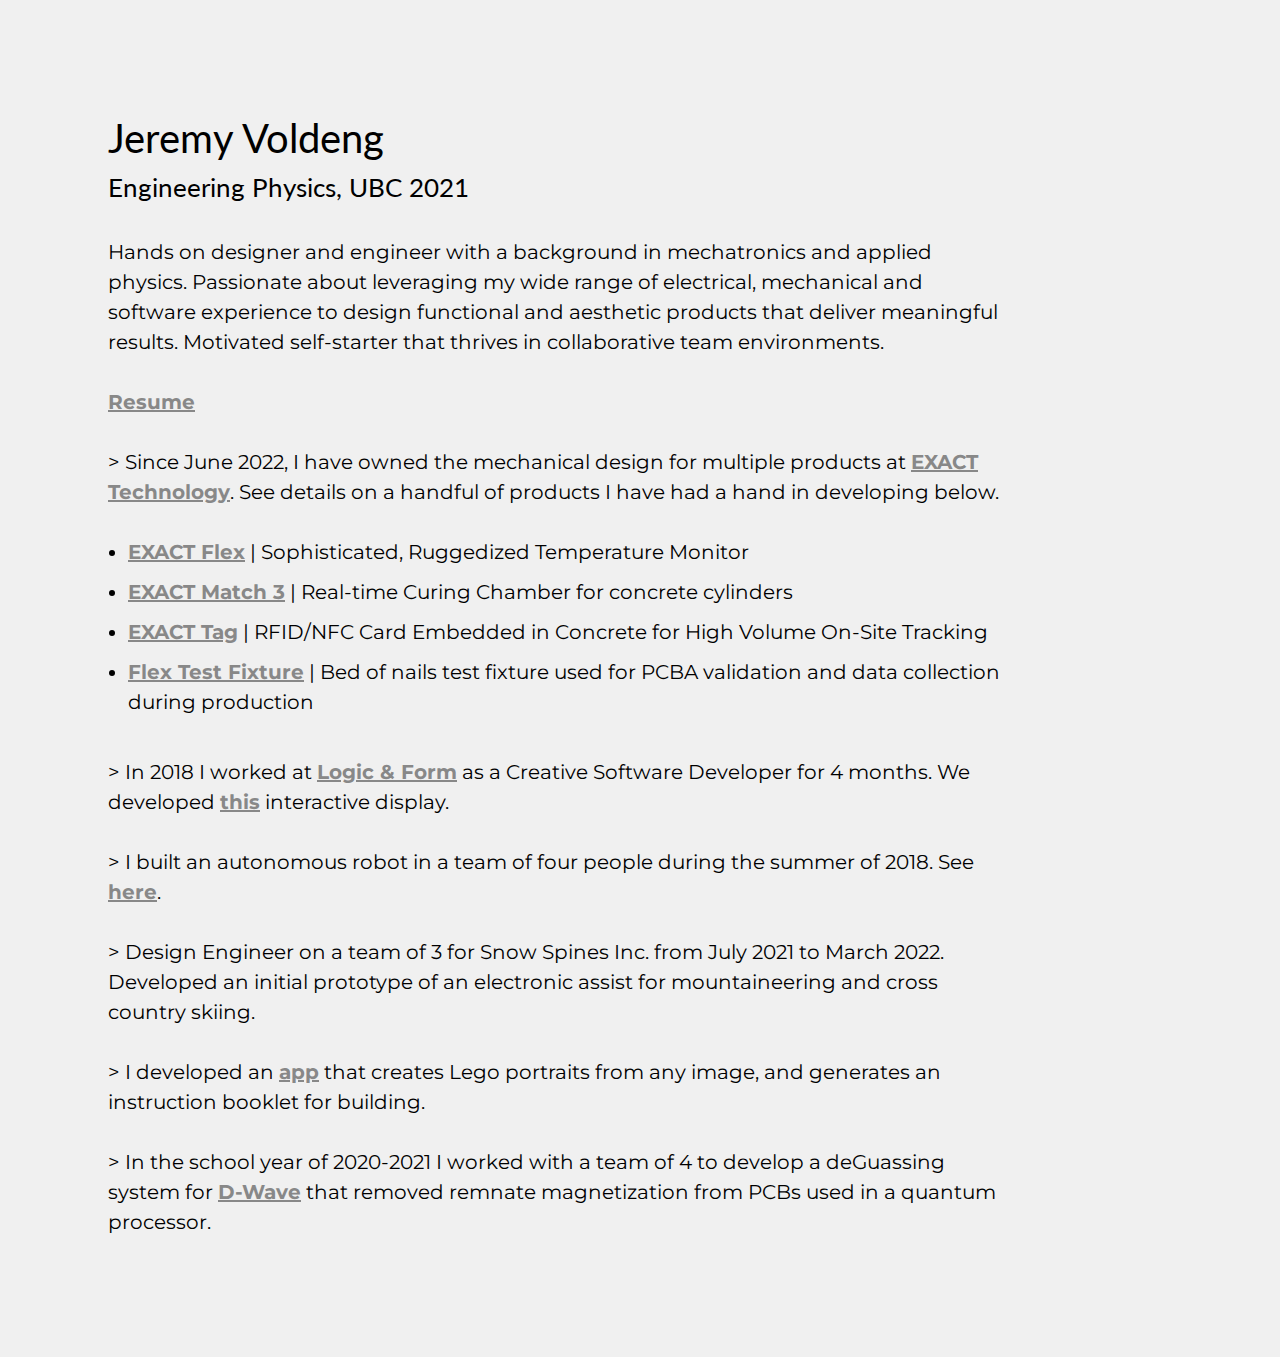
<file: index.html>
<!DOCTYPE html>

<html lang="en">
<meta charset="UTF-8">

<head>
    <link rel='stylesheet' href='styles/css/main.css'>
    <title> Jeremy Voldeng Portfolio </title>
    <meta name="viewport" content="width=device-width,initial-scale=1">
    <style>
        ul {
            list-style-type: disc;
            /* Default bullet points */
            padding-left: 20px;
            /* Indent the list */
        }
        
        li {
            margin-bottom: 10px;
            /* Space between items */
        }
    </style>
</head>

<body>
    <p class='name'>
        Jeremy Voldeng
    </p>
    <p class="degree">
        Engineering Physics, UBC 2021
    </p>
    </br>
    <p class="bio">
        Hands on designer and engineer with a background in mechatronics and applied physics. Passionate about leveraging my wide range of electrical, mechanical and software experience to design functional and aesthetic products that deliver meaningful results.
        Motivated self-starter that thrives in collaborative team environments.
        </br>
        </br>
        <b><a href="http://jeremyvoldeng.github.io/Resume_2025.pdf" target="_blank">Resume</a></b>
    </p>
    </br>
    <p class="experience">
        > Since June 2022, I have owned the mechanical design for multiple products at <b><a href="https://www.exacttechnology.com/" target="_blank">EXACT Technology</a></b>. See details on a handful of products I have had a hand in developing below.
    </p>
    </br>
    <ul class="experience">
        <li><b><a href="flex.html">EXACT Flex</a></b> | Sophisticated, Ruggedized Temperature Monitor</li>
        <li><b><a href="match.html">EXACT Match 3</a></b> | Real-time Curing Chamber for concrete cylinders</li>
        <li><b><a href="tag.html">EXACT Tag</a></b> | RFID/NFC Card Embedded in Concrete for High Volume On-Site Tracking</li>
        <li><b><a href="fixture.html">Flex Test Fixture</a></b> | Bed of nails test fixture used for PCBA validation and data collection during production</li>
    </ul>
    </br>
    <p class="experience">
        > In 2018 I worked at <b><a href="http://logicandform.com/" target="_blank">Logic & Form</a></b> as a Creative Software Developer for 4 months. We developed <b><a href="http://logicandform.com/work/interactive-wall/" target="_blank">this</a></b>        interactive display.
        </br>
        </br>
        > I built an autonomous robot in a team of four people during the summer of 2018. See
        <b><a href="https://robotjoel2018.wordpress.com/" target="_blank">here</a></b>.
        </br>
        </br>
        > Design Engineer on a team of 3 for Snow Spines Inc. from July 2021 to March 2022. Developed an initial prototype of an electronic assist for mountaineering and cross country skiing.
        </br>
        </br>
        > I developed an <b><a href="https://pictureswithbricks.com/" target="_blank">app</a></b> that creates Lego portraits from any image, and generates an instruction booklet for building.
        </br>
        </br>
        > In the school year of 2020-2021 I worked with a team of 4 to develop a deGuassing system for
        <b><a href="https://www.dwavesys.com/" target="_blank">D-Wave</a></b> that removed remnate magnetization from PCBs used in a quantum processor.
        </br>
        </br>
        </br>
        </br>
        </br>
    </p>
</body>

</html>
</file>
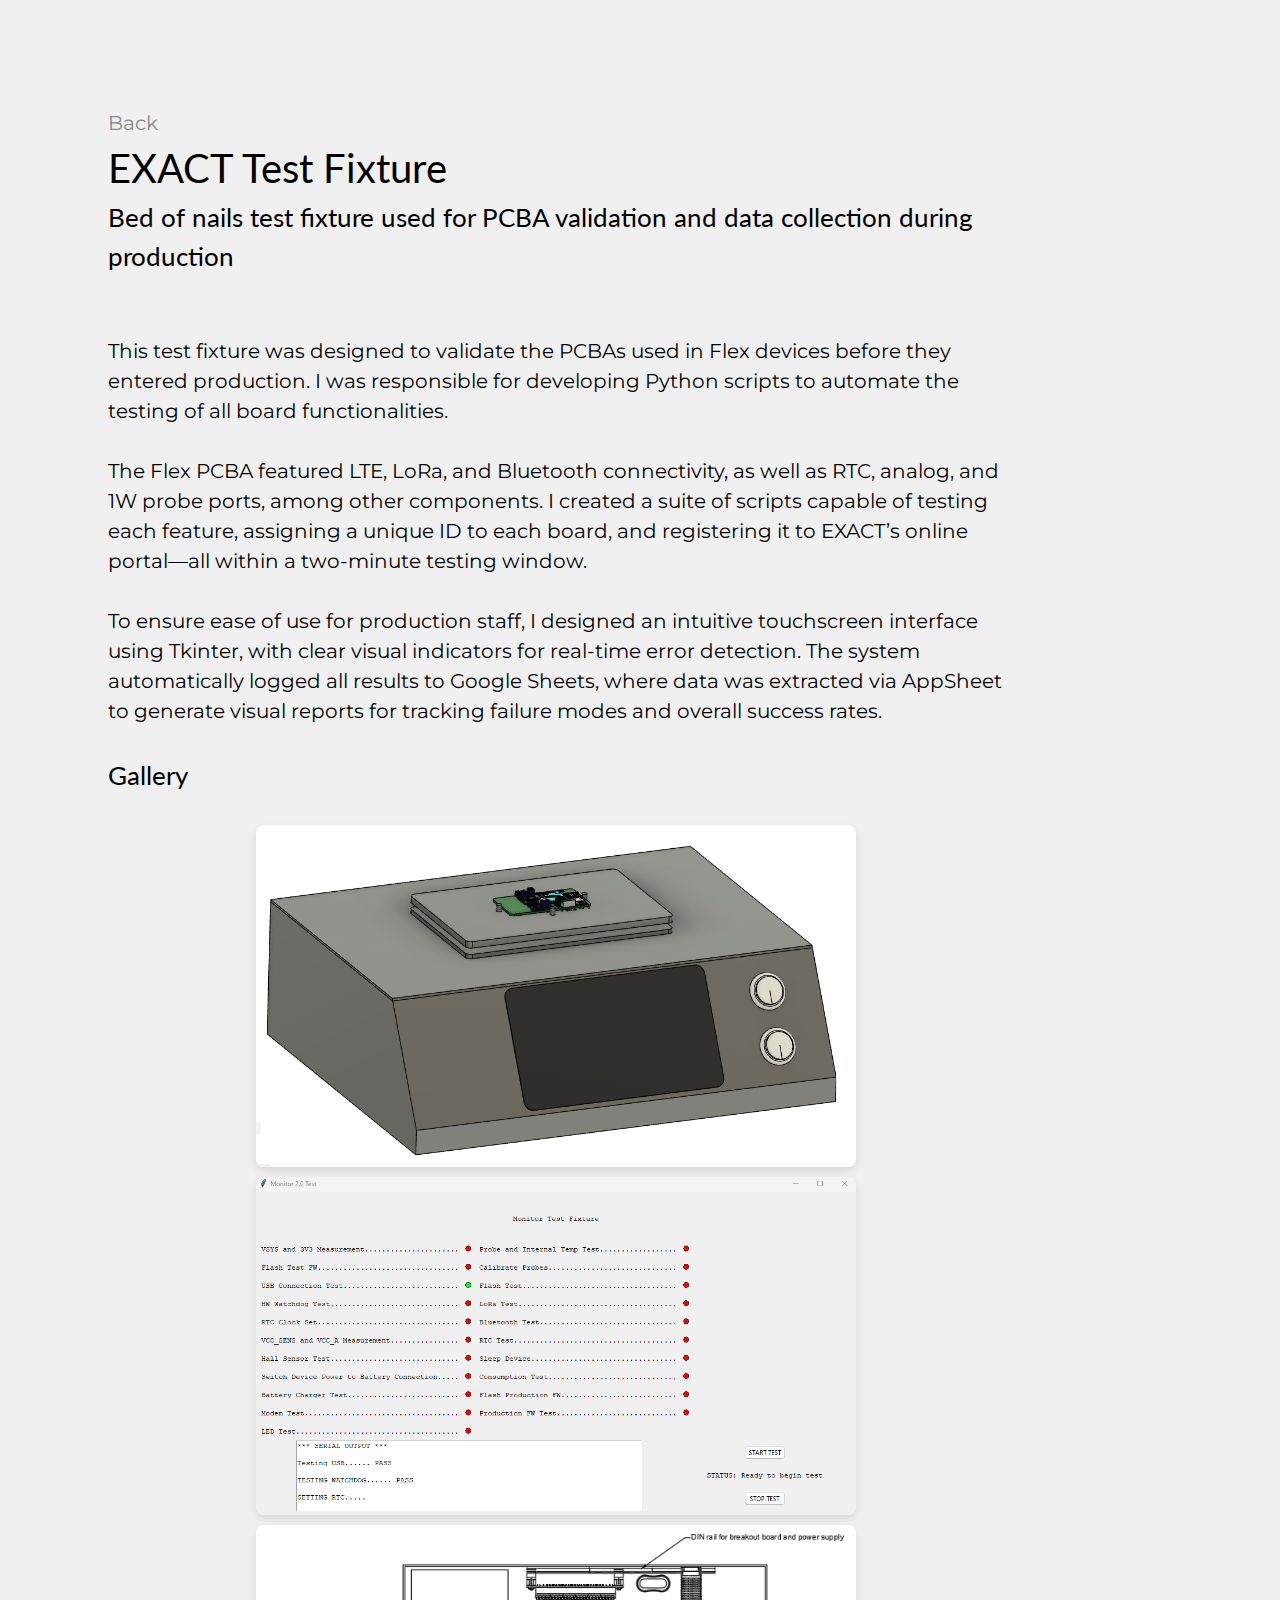
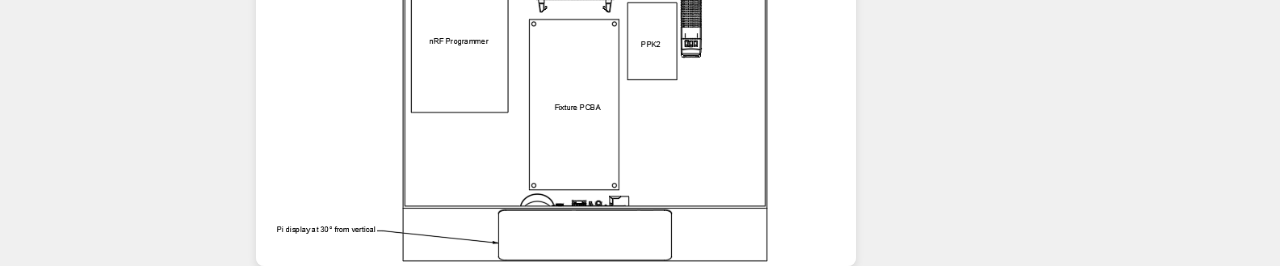
<file: fixture.html>
<!DOCTYPE html>

<html lang="en">
<meta charset="UTF-8">

<head>
    <link rel='stylesheet' href='styles/css/main.css'>
    <title> EXACT Flex Fixture </title>
    <meta name="viewport" content="width=device-width,initial-scale=1">
    <style>
        .gallery {
            display: flex;
            flex-wrap: wrap;
            justify-content: space-around;
            gap: 10px;
            max-width: 1800px;
        }
        
        .gallery img {
            width: 100%;
            max-width: 600px;
            height: auto;
            border-radius: 8px;
            box-shadow: 0 4px 8px rgba(0, 0, 0, 0.1);
        }
    </style>
</head>

<body>
    <a href="index.html" class="home-button">Back</a>
    <p class='name'>
        EXACT Test Fixture
    </p>
    <p class="degree">
        Bed of nails test fixture used for PCBA validation and data collection during production
    </p>
    </br>
    </br>
    <p class="bio">
        This test fixture was designed to validate the PCBAs used in Flex devices before they entered production. I was responsible for developing Python scripts to automate the testing of all board functionalities.
        </br>
        </br>
        The Flex PCBA featured LTE, LoRa, and Bluetooth connectivity, as well as RTC, analog, and 1W probe ports, among other components. I created a suite of scripts capable of testing each feature, assigning a unique ID to each board, and registering it to
        EXACT’s online portal—all within a two-minute testing window.
        </br>
        </br>
        To ensure ease of use for production staff, I designed an intuitive touchscreen interface using Tkinter, with clear visual indicators for real-time error detection. The system automatically logged all results to Google Sheets, where data was extracted
        via AppSheet to generate visual reports for tracking failure modes and overall success rates.
        </br>
        </br>
    </p>
    <p class="degree">
        Gallery
    </p>
    </br>
    <div class="gallery">
        <img src="images/fixture/fixturedraft.png" alt="Image 2">
        <img src="images/fixture/fixturegui.png" alt="Image 3">
        <img src="images/fixture/fixture_component_locations.png" alt="Image 4">
    </div>

</body>

</html>
</file>
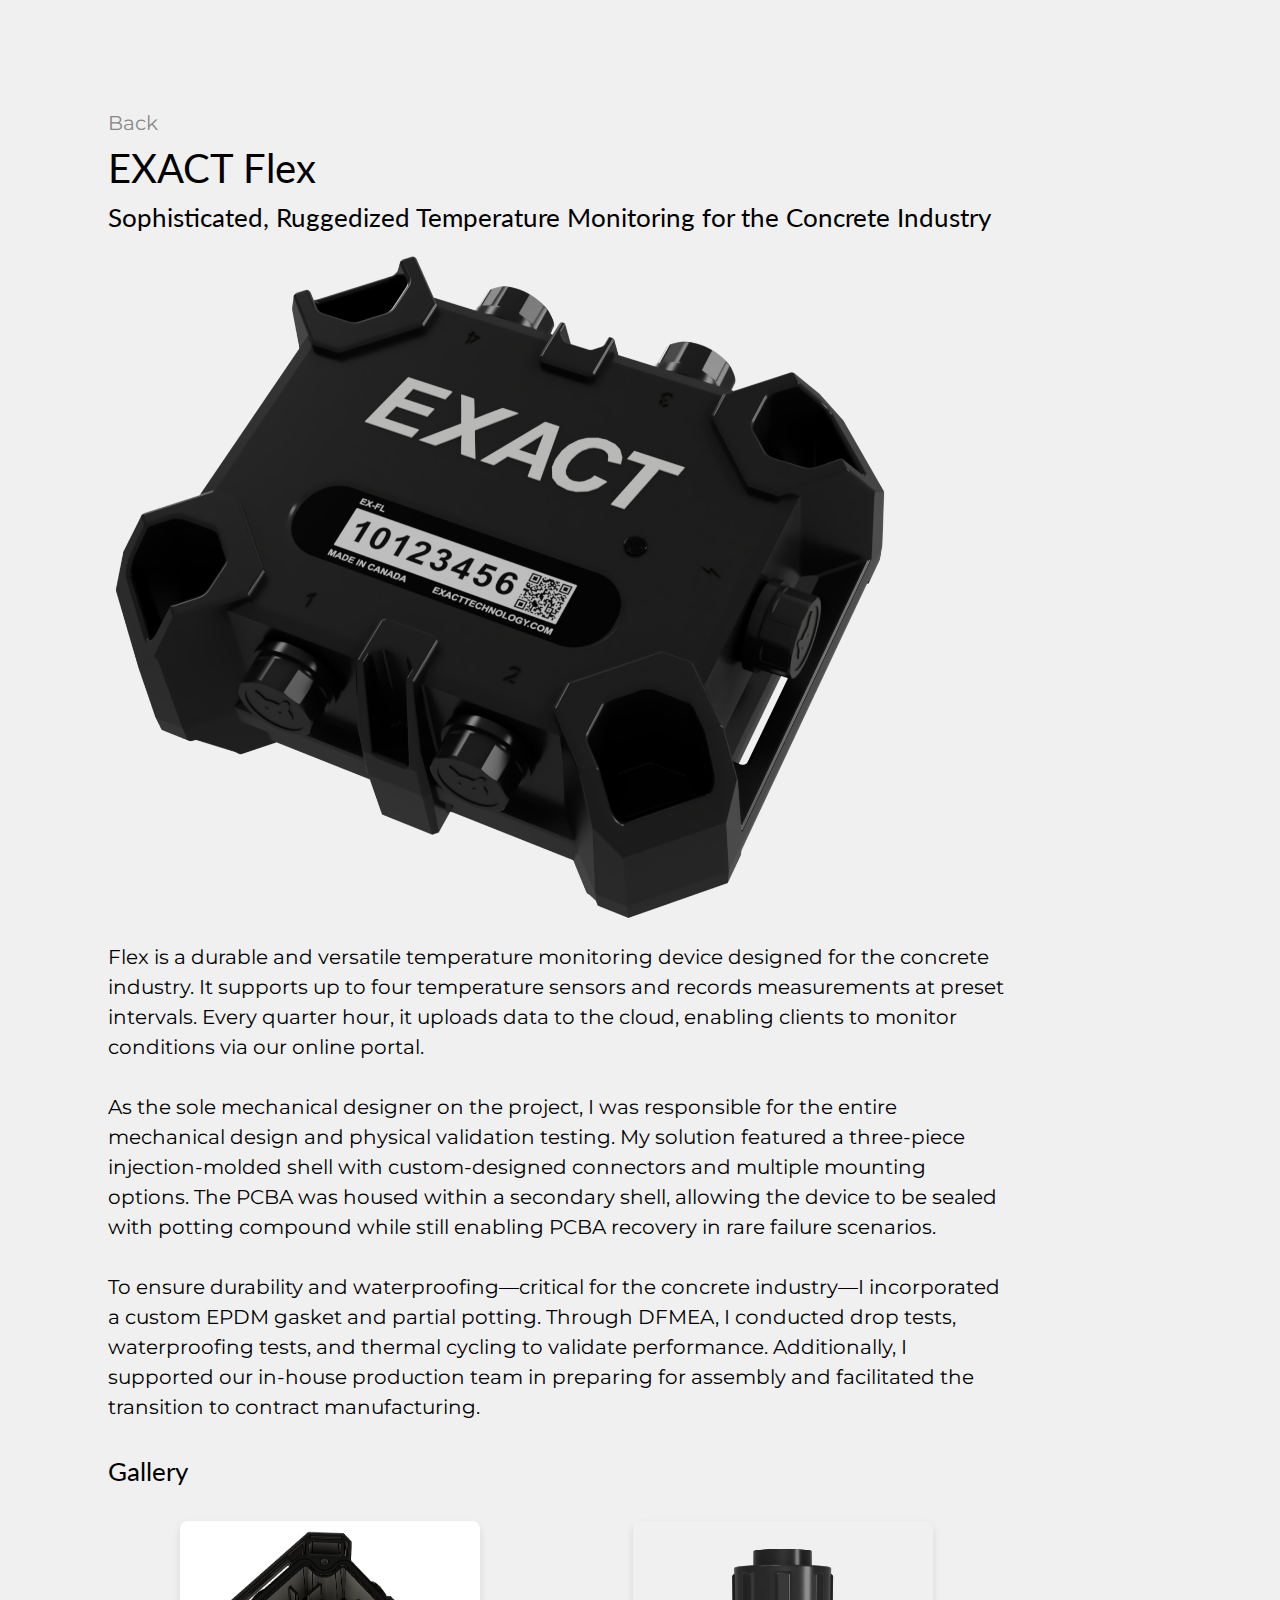
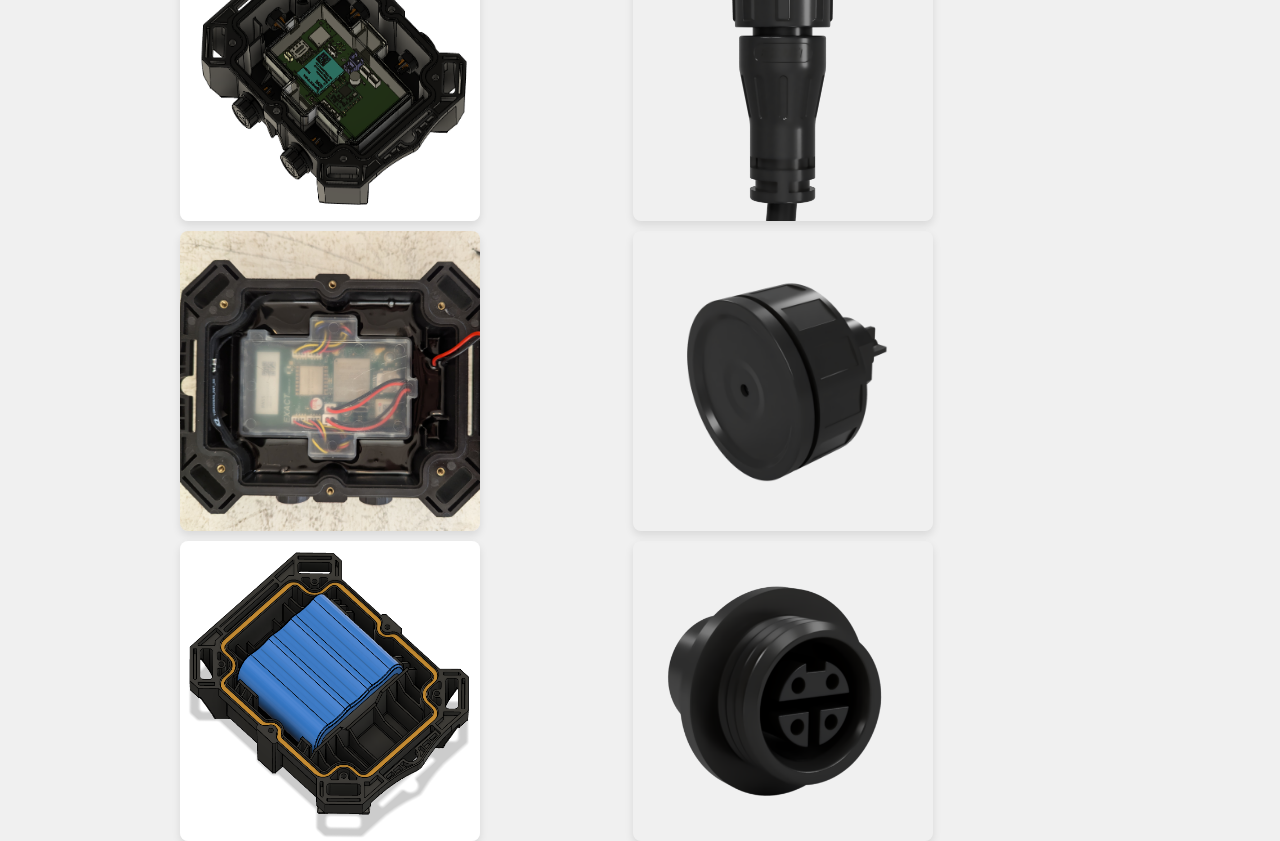
<file: flex.html>
<!DOCTYPE html>

<html lang="en">
<meta charset="UTF-8">

<head>
    <link rel='stylesheet' href='styles/css/main.css'>
    <title> EXACT Flex </title>
    <meta name="viewport" content="width=device-width,initial-scale=1">

    <style>
        .gallery {
            display: flex;
            flex-wrap: wrap;
            justify-content: space-around;
            gap: 10px;
            max-width: 1800px;
        }
        
        .gallery img {
            width: 100%;
            max-width: 300px;
            height: auto;
            border-radius: 8px;
            box-shadow: 0 4px 8px rgba(0, 0, 0, 0.1);
        }
    </style>

</head>

<body>
    <a href="index.html" class="home-button">Back</a>
    <p class='name'>
        EXACT Flex
    </p>
    <p class="degree">
        Sophisticated, Ruggedized Temperature Monitoring for the Concrete Industry
    </p>
    <img src="images/flex/flex-render.PNG" alt="Image 1" style="width: 800px;">
    </br>
    <p class="bio">
        Flex is a durable and versatile temperature monitoring device designed for the concrete industry. It supports up to four temperature sensors and records measurements at preset intervals. Every quarter hour, it uploads data to the cloud, enabling clients
        to monitor conditions via our online portal.
        </br>
        </br>
        As the sole mechanical designer on the project, I was responsible for the entire mechanical design and physical validation testing. My solution featured a three-piece injection-molded shell with custom-designed connectors and multiple mounting options.
        The PCBA was housed within a secondary shell, allowing the device to be sealed with potting compound while still enabling PCBA recovery in rare failure scenarios.
        </br>
        </br>
        To ensure durability and waterproofing—critical for the concrete industry—I incorporated a custom EPDM gasket and partial potting. Through DFMEA, I conducted drop tests, waterproofing tests, and thermal cycling to validate performance. Additionally, I
        supported our in-house production team in preparing for assembly and facilitated the transition to contract manufacturing.
        </br>
        </br>
    </p>
    <p class="degree">
        Gallery
    </p>
    </br>
    <div class="gallery">
        <img src="images/flex/flex-open-cad.png" alt="Image 2">
        <img src="images/flex/flex-probe-render.png" alt="Image 3">
        <img src="images/flex/flex1.jpg" alt="Image 4">
        <img src="images/flex/FLEX-humidity.png" alt="Image 5">
        <img src="images/flex/flex-lid-cad.png" alt="Image 6">
        <img src="images/flex/panel_mount_1.png" alt="Image 6">
    </div>
</body>
</file>
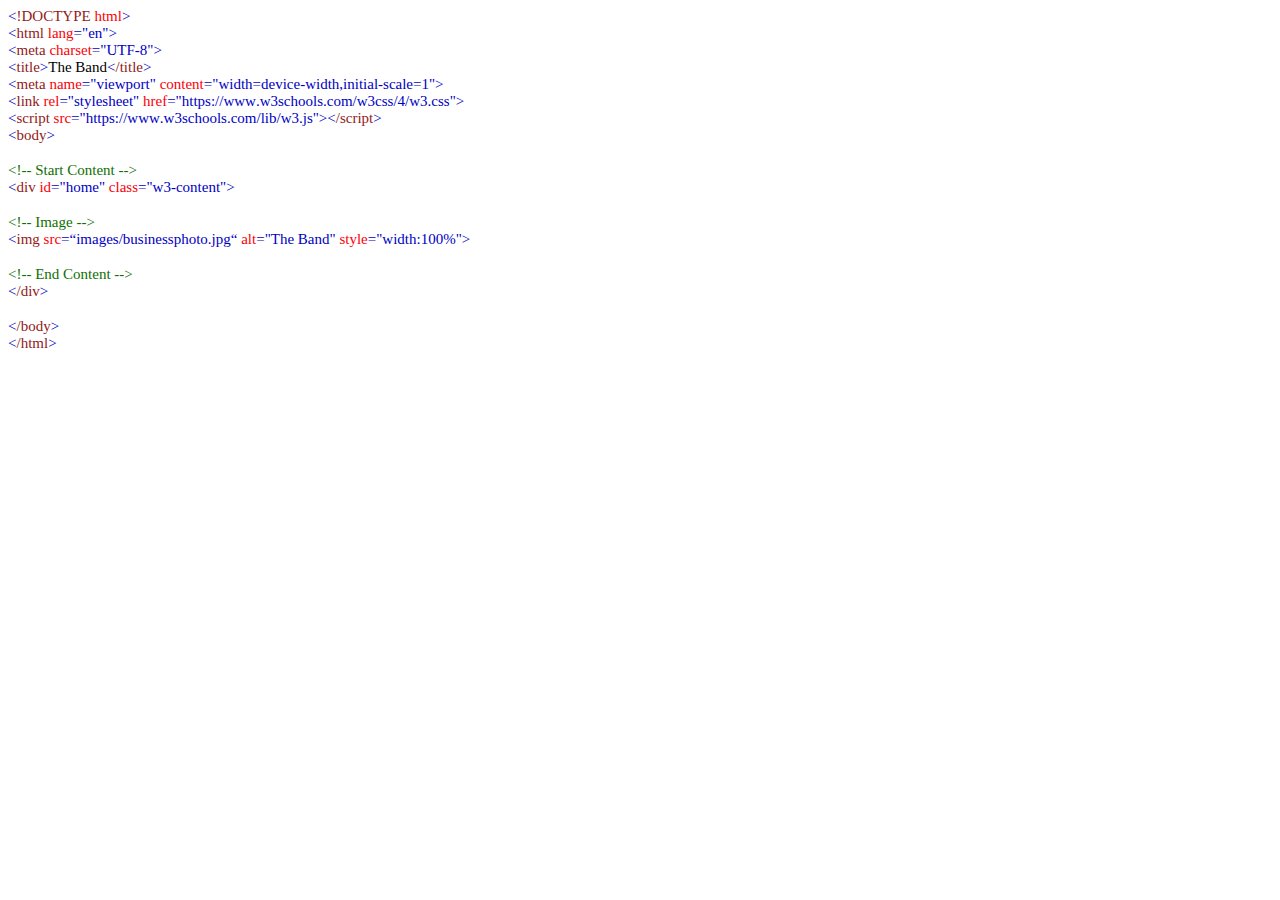
<file: main.html>
<!DOCTYPE html PUBLIC "-//W3C//DTD HTML 4.01//EN" "http://www.w3.org/TR/html4/strict.dtd">
<html>
<head>
  <meta http-equiv="Content-Type" content="text/html; charset=utf-8">
  <meta http-equiv="Content-Style-Type" content="text/css">
  <title></title>
  <meta name="Generator" content="Cocoa HTML Writer">
  <meta name="CocoaVersion" content="1894.5">
  <style type="text/css">
    p.p1 {margin: 0.0px 0.0px 0.0px 0.0px; font: 15.0px Consolas; color: #921a20; -webkit-text-stroke: #921a20}
    p.p2 {margin: 0.0px 0.0px 0.0px 0.0px; font: 15.0px Consolas; color: #0000c2; -webkit-text-stroke: #0000c2}
    p.p3 {margin: 0.0px 0.0px 0.0px 0.0px; font: 15.0px Consolas; color: #000000; -webkit-text-stroke: #000000; min-height: 18.0px}
    p.p4 {margin: 0.0px 0.0px 0.0px 0.0px; font: 15.0px Consolas; color: #0f7001; -webkit-text-stroke: #0f7001}
    span.s1 {font-kerning: none; color: #0000c2; -webkit-text-stroke: 0px #0000c2}
    span.s2 {font-kerning: none}
    span.s3 {font-kerning: none; color: #fb0007; -webkit-text-stroke: 0px #fb0007}
    span.s4 {font-kerning: none; color: #921a20; -webkit-text-stroke: 0px #921a20}
    span.s5 {font-kerning: none; color: #000000; background-color: #ffffff; -webkit-text-stroke: 0px #000000}
  </style>
</head>
<body>
<p class="p1"><span class="s1">&lt;</span><span class="s2">!DOCTYPE</span><span class="s3"> html</span><span class="s1">&gt;</span></p>
<p class="p2"><span class="s2">&lt;</span><span class="s4">html</span><span class="s3"> lang</span><span class="s2">="en"&gt;</span></p>
<p class="p2"><span class="s2">&lt;</span><span class="s4">meta</span><span class="s3"> charset</span><span class="s2">="UTF-8"&gt;</span></p>
<p class="p1"><span class="s1">&lt;</span><span class="s2">title</span><span class="s1">&gt;</span><span class="s5">The Band</span><span class="s1">&lt;</span><span class="s2">/title</span><span class="s1">&gt;</span></p>
<p class="p2"><span class="s2">&lt;</span><span class="s4">meta</span><span class="s3"> name</span><span class="s2">="viewport"</span><span class="s3"> content</span><span class="s2">="width=device-width,initial-scale=1"&gt;</span></p>
<p class="p2"><span class="s2">&lt;</span><span class="s4">link</span><span class="s3"> rel</span><span class="s2">="stylesheet"</span><span class="s3"> href</span><span class="s2">="https://www.w3schools.com/w3css/4/w3.css"&gt;</span></p>
<p class="p2"><span class="s2">&lt;</span><span class="s4">script</span><span class="s3"> src</span><span class="s2">="https://www.w3schools.com/lib/w3.js"&gt;&lt;</span><span class="s4">/script</span><span class="s2">&gt;</span></p>
<p class="p1"><span class="s1">&lt;</span><span class="s2">body</span><span class="s1">&gt;</span></p>
<p class="p3"><span class="s2"></span><br></p>
<p class="p4"><span class="s2">&lt;!-- Start Content --&gt;</span></p>
<p class="p2"><span class="s2">&lt;</span><span class="s4">div</span><span class="s3"> id</span><span class="s2">="home"</span><span class="s3"> class</span><span class="s2">="w3-content"&gt;</span></p>
<p class="p3"><span class="s2"></span><br></p>
<p class="p4"><span class="s2">&lt;!-- Image --&gt;</span></p>
<p class="p2"><span class="s2">&lt;</span><span class="s4">img</span><span class="s3"> src</span><span class="s2">=“images/businessphoto.jpg“</span><span class="s3"> alt</span><span class="s2">="The Band"</span><span class="s3"> style</span><span class="s2">="width:100%"&gt;</span></p>
<p class="p3"><span class="s2"></span><br></p>
<p class="p4"><span class="s2">&lt;!-- End Content --&gt;</span></p>
<p class="p1"><span class="s1">&lt;</span><span class="s2">/div</span><span class="s1">&gt;</span></p>
<p class="p3"><span class="s2"></span><br></p>
<p class="p1"><span class="s1">&lt;</span><span class="s2">/body</span><span class="s1">&gt;</span></p>
<p class="p1"><span class="s1">&lt;</span><span class="s2">/html</span><span class="s1">&gt;</span></p>
</body>
</html>
</file>
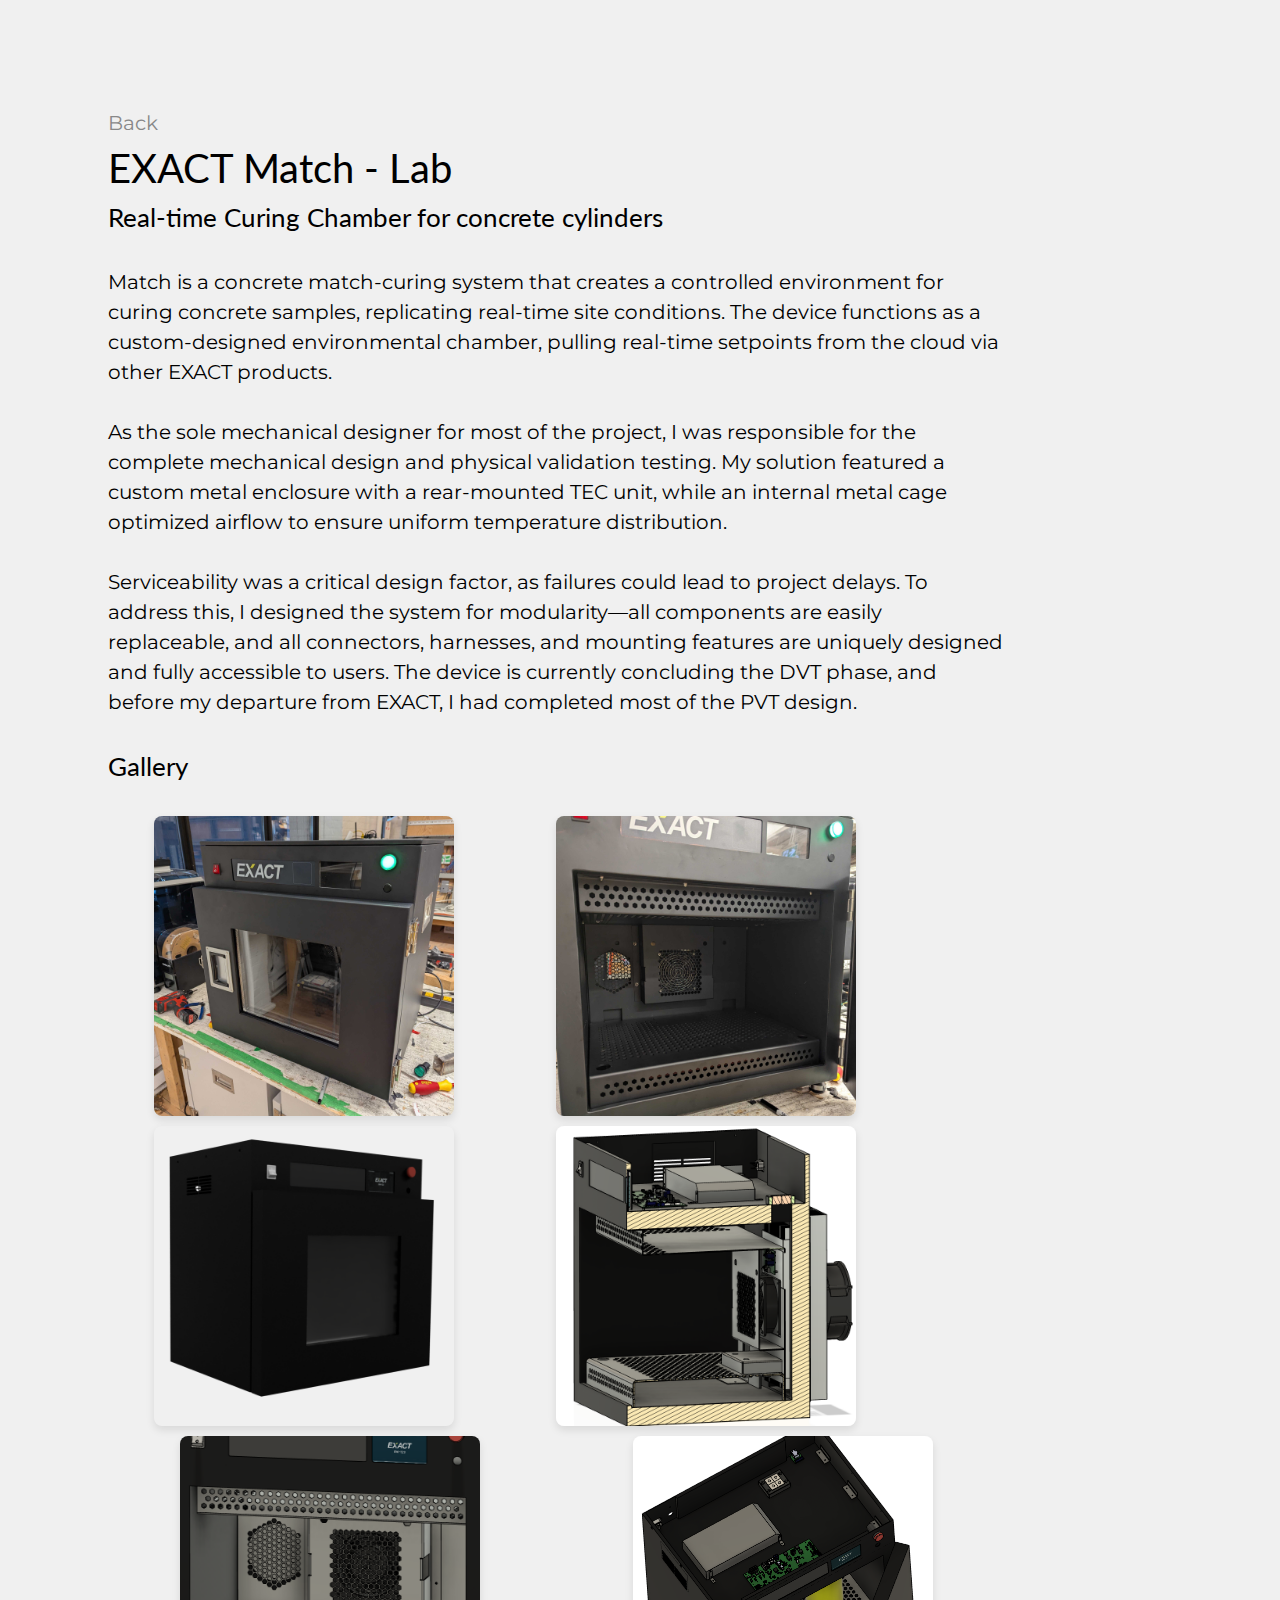
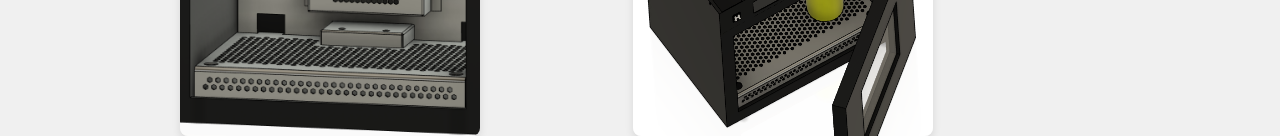
<file: match.html>
<!DOCTYPE html>

<html lang="en">
<meta charset="UTF-8">

<head>
    <link rel='stylesheet' href='styles/css/main.css'>
    <title> EXACT Match </title>
    <meta name="viewport" content="width=device-width,initial-scale=1">
    <style>
        .gallery {
            display: flex;
            flex-wrap: wrap;
            justify-content: space-around;
            gap: 10px;
            max-width: 1800px;
        }
        
        .gallery img {
            width: 100%;
            max-width: 300px;
            height: auto;
            border-radius: 8px;
            box-shadow: 0 4px 8px rgba(0, 0, 0, 0.1);
        }
    </style>
</head>

<body>
    <a href="index.html" class="home-button">Back</a>
    <p class='name'>
        EXACT Match - Lab
    </p>
    <p class="degree">
        Real-time Curing Chamber for concrete cylinders
    </p>
    </br>
    <p class="bio">
        Match is a concrete match-curing system that creates a controlled environment for curing concrete samples, replicating real-time site conditions. The device functions as a custom-designed environmental chamber, pulling real-time setpoints from the cloud
        via other EXACT products.
        </br>
        </br>
        As the sole mechanical designer for most of the project, I was responsible for the complete mechanical design and physical validation testing. My solution featured a custom metal enclosure with a rear-mounted TEC unit, while an internal metal cage optimized
        airflow to ensure uniform temperature distribution.
        </br>
        </br>
        Serviceability was a critical design factor, as failures could lead to project delays. To address this, I designed the system for modularity—all components are easily replaceable, and all connectors, harnesses, and mounting features are uniquely designed
        and fully accessible to users. The device is currently concluding the DVT phase, and before my departure from EXACT, I had completed most of the PVT design.
        </br>
        </br>
    </p>
    <p class="degree">
        Gallery
    </p>
    </br>
    <div class="gallery">
        <img src="images/match/em3-front.jpg" alt="Image 5">
        <img src="images/match/em3-open.jpg" alt="Image 6">
        </br>
        <img src="images/match/em3-render.png" alt="Image 1">
        <img src="images/match/em3-cad-sidecut.png" alt="Image 2">
        </br>
        <img src="images/match/em3-cad-chamber.png" alt="Image 4">
        <img src="images/match/em3-cad-top.png" alt="Image 3">
    </div>
    </p>

</body>

</html>
</file>
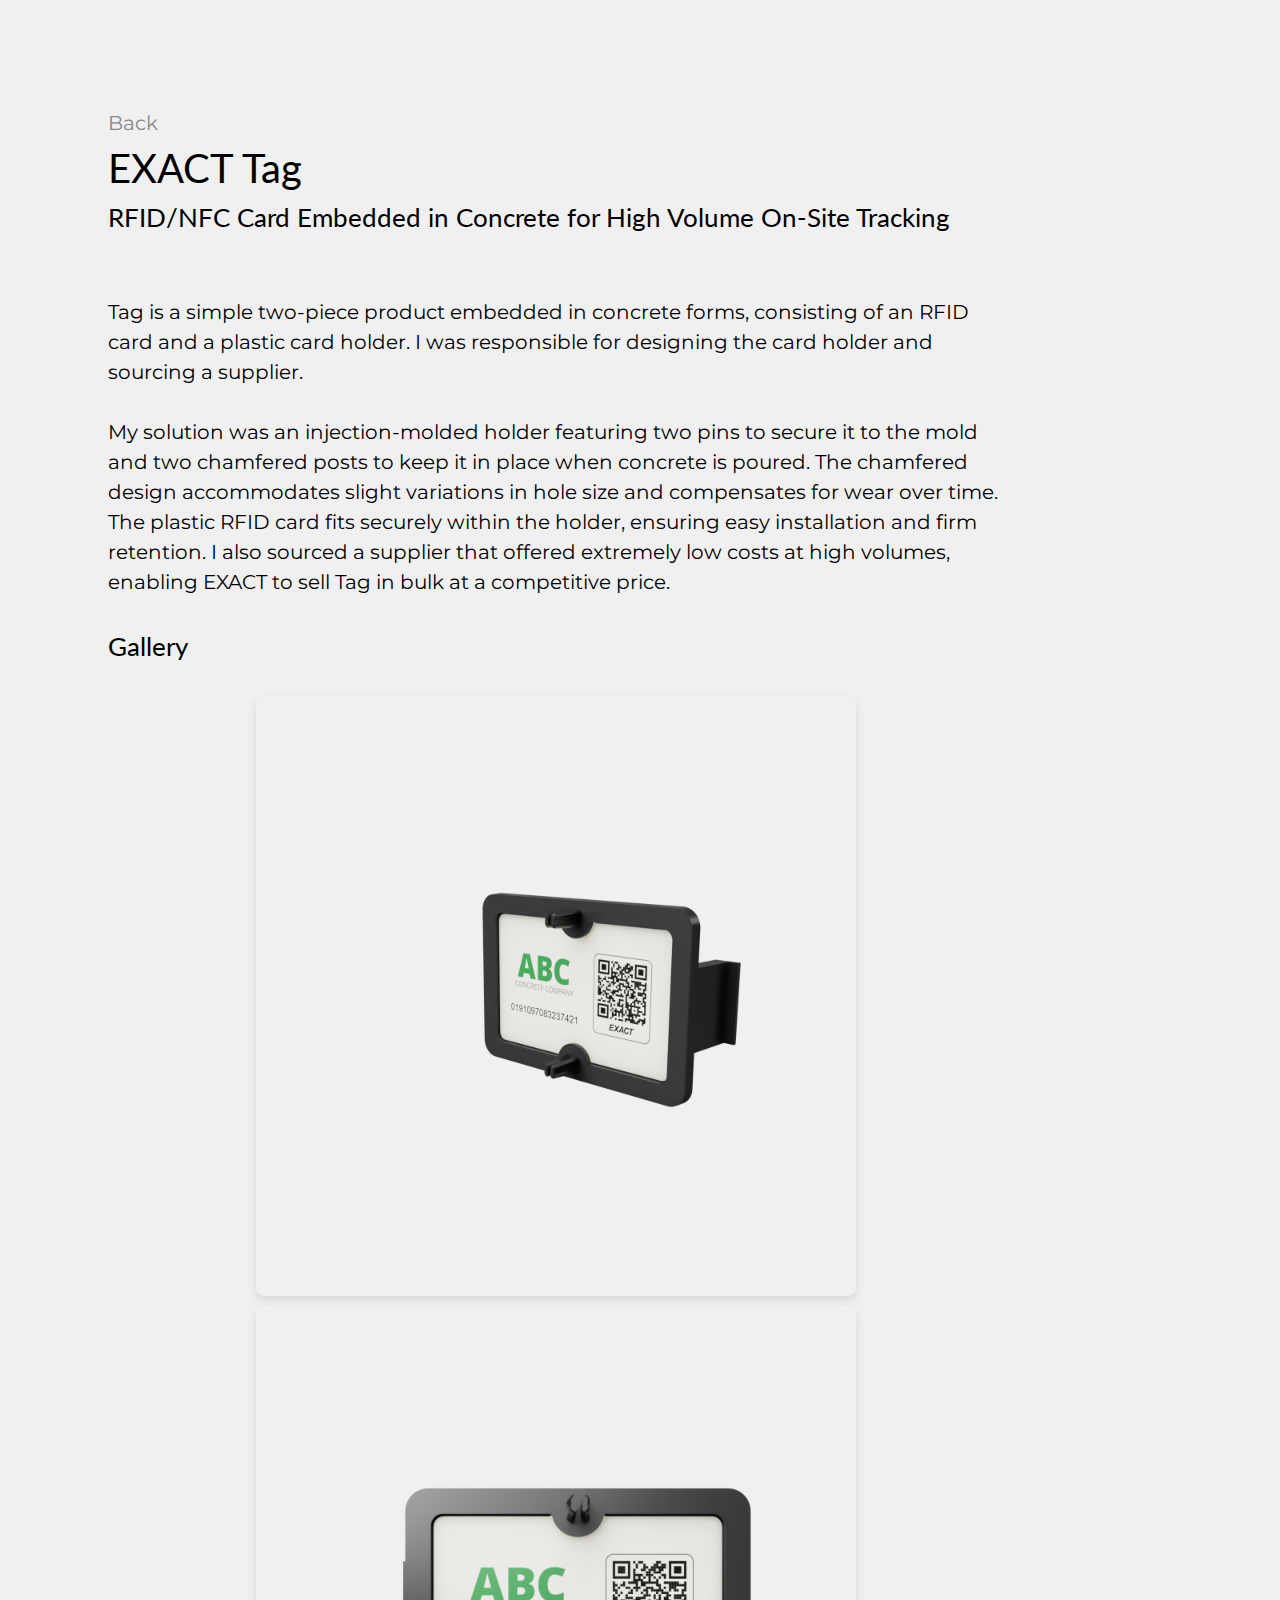
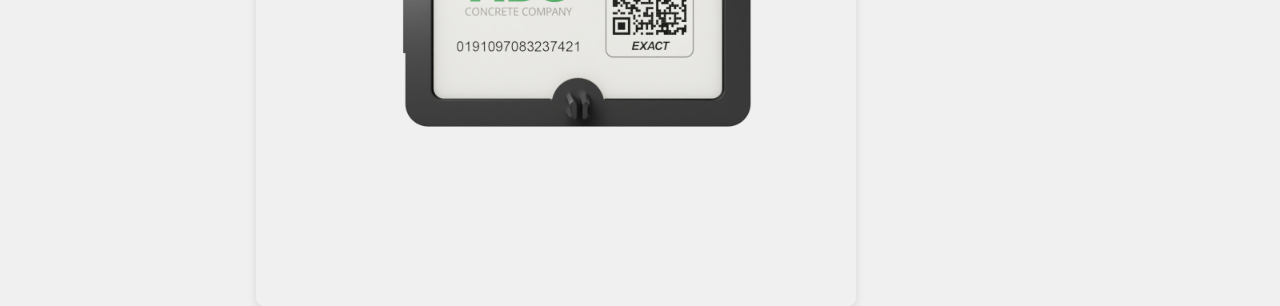
<file: tag.html>
<!DOCTYPE html>

<html lang="en">
<meta charset="UTF-8">

<head>
    <link rel='stylesheet' href='styles/css/main.css'>
    <title> EXACT Tag </title>
    <meta name="viewport" content="width=device-width,initial-scale=1">
    <style>
        .gallery {
            display: flex;
            flex-wrap: wrap;
            justify-content: space-around;
            gap: 10px;
            max-width: 1800px;
        }
        
        .gallery img {
            width: 100%;
            max-width: 600px;
            height: auto;
            border-radius: 8px;
            box-shadow: 0 4px 8px rgba(0, 0, 0, 0.1);
        }
    </style>
</head>

<body>
    <a href="index.html" class="home-button">Back</a>
    <p class='name'>
        EXACT Tag
    </p>
    <p class="degree">
        RFID/NFC Card Embedded in Concrete for High Volume On-Site Tracking
    </p>
    </br>
    </br>
    <p class="bio">
        Tag is a simple two-piece product embedded in concrete forms, consisting of an RFID card and a plastic card holder. I was responsible for designing the card holder and sourcing a supplier.
        </br>
        </br>
        My solution was an injection-molded holder featuring two pins to secure it to the mold and two chamfered posts to keep it in place when concrete is poured. The chamfered design accommodates slight variations in hole size and compensates for wear over
        time. The plastic RFID card fits securely within the holder, ensuring easy installation and firm retention. I also sourced a supplier that offered extremely low costs at high volumes, enabling EXACT to sell Tag in bulk at a competitive price.
        </br>
        </br>
    </p>
    <p class="degree">
        Gallery
    </p>
    </br>
    <div class="gallery">
        <img src="images/tag/tag-render.png" alt="Image 1">
        <img src="images/tag/tag-render-front.PNG" alt="Image 2">
    </div>

</body>

</html>
</file>
<file: styles/css/main.css>
@import url('https://fonts.googleapis.com/css2?family=Lato:wght@300&family=Montserrat:wght@200&display=swap');
html {
    height: 100%;
    width: 70%;
}

body {
    height: 85%;
    width: 100%;
    line-height: 1.5;
    font-size: 20px;
    color: #333;
    background-color: #f0f0f0;
    padding: 100px 100px 100px 100px;
}

.name {
    font-family: 'Lato', sans-serif;
    font-size: 40px;
    color: #000;
    margin: 0;
}

.degree {
    display: flex;
    font-family: 'Lato', sans-serif;
    font-size: 26px;
    color: #000;
    margin: 0;
}

.bio {
    font-family: 'Montserrat', sans-serif;
    font-size: 20px;
    color: #000;
    margin: 0;
}

.experience {
    font-family: 'Montserrat', sans-serif;
    font-size: 20px;
    color: #000;
    margin: 0;
}

a:link {
    color: #888;
}

.home-button {
    margin-top: 20px;
    border: none;
    cursor: pointer;
    text-decoration: none;
    font-family: 'Montserrat', sans-serif;
    font-size: 20px;
}

.home-button:hover {
    background-color: #0056b3;
}
</file>
